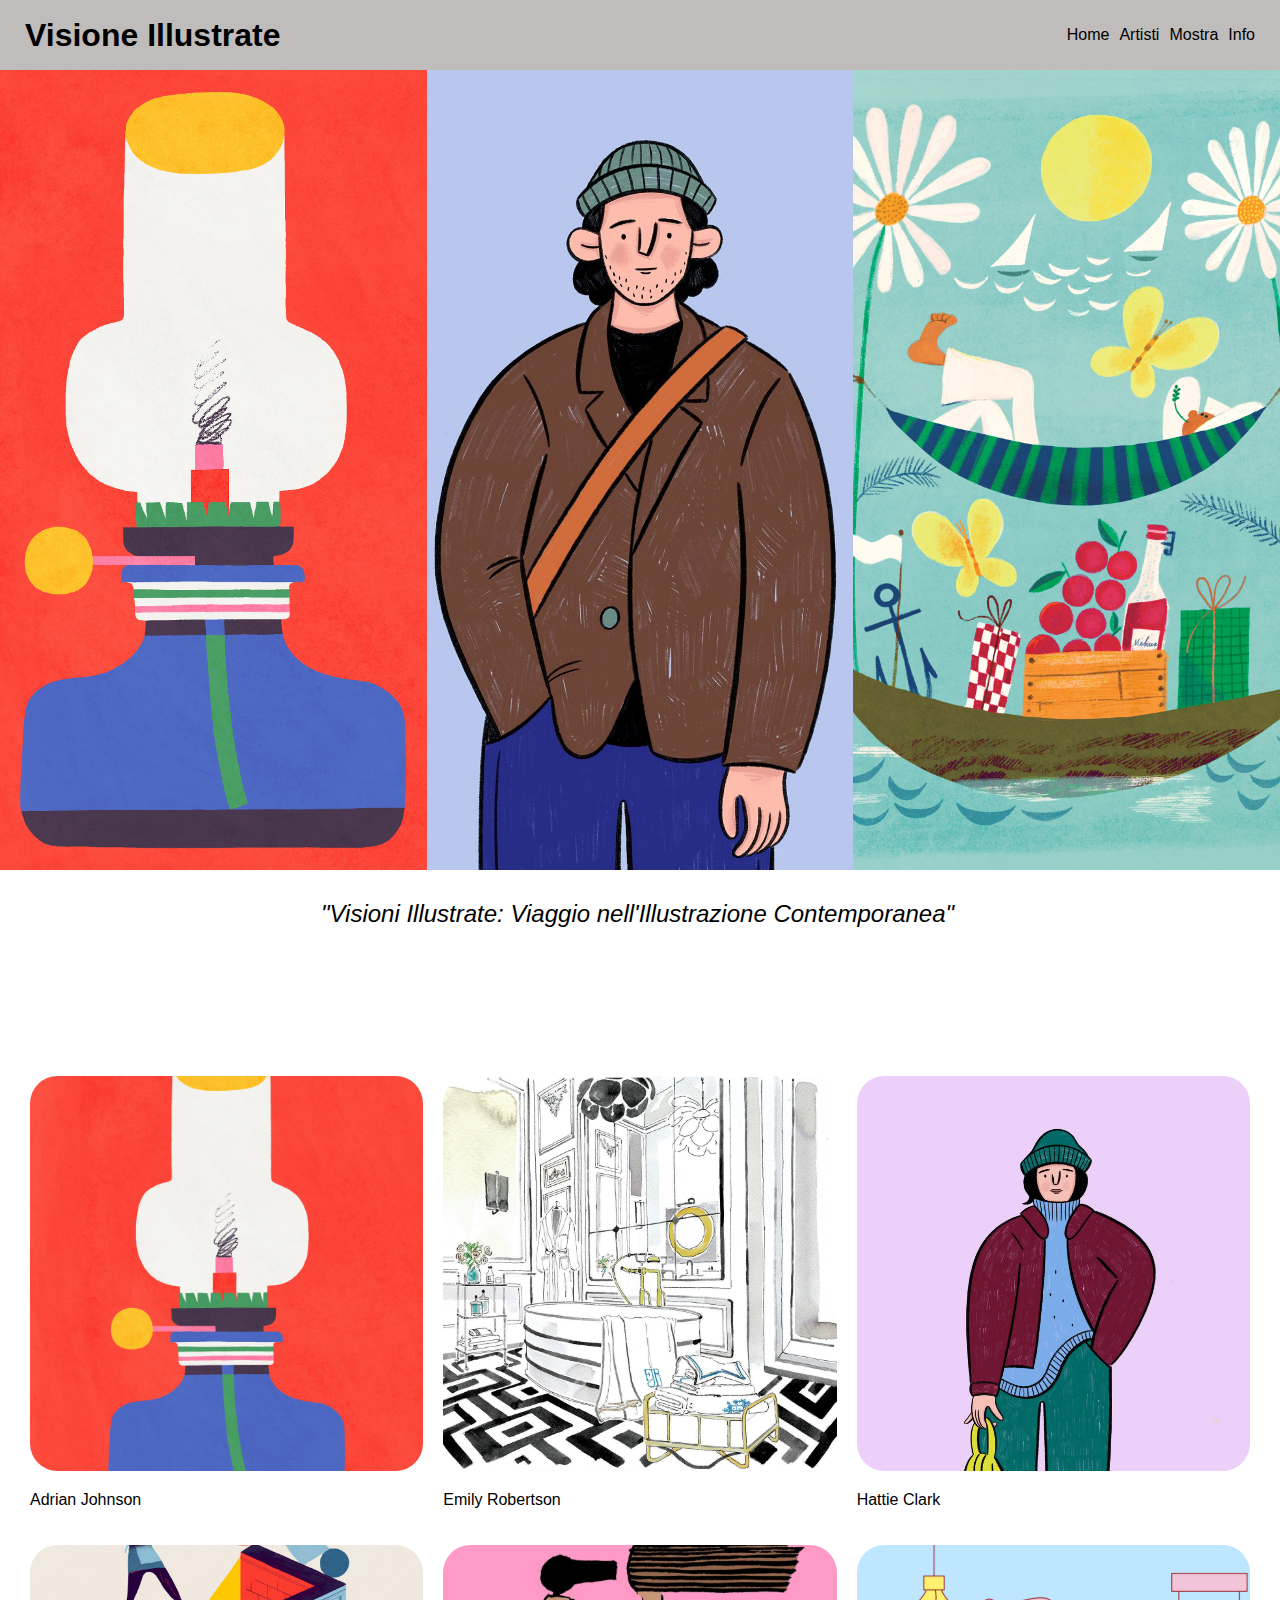
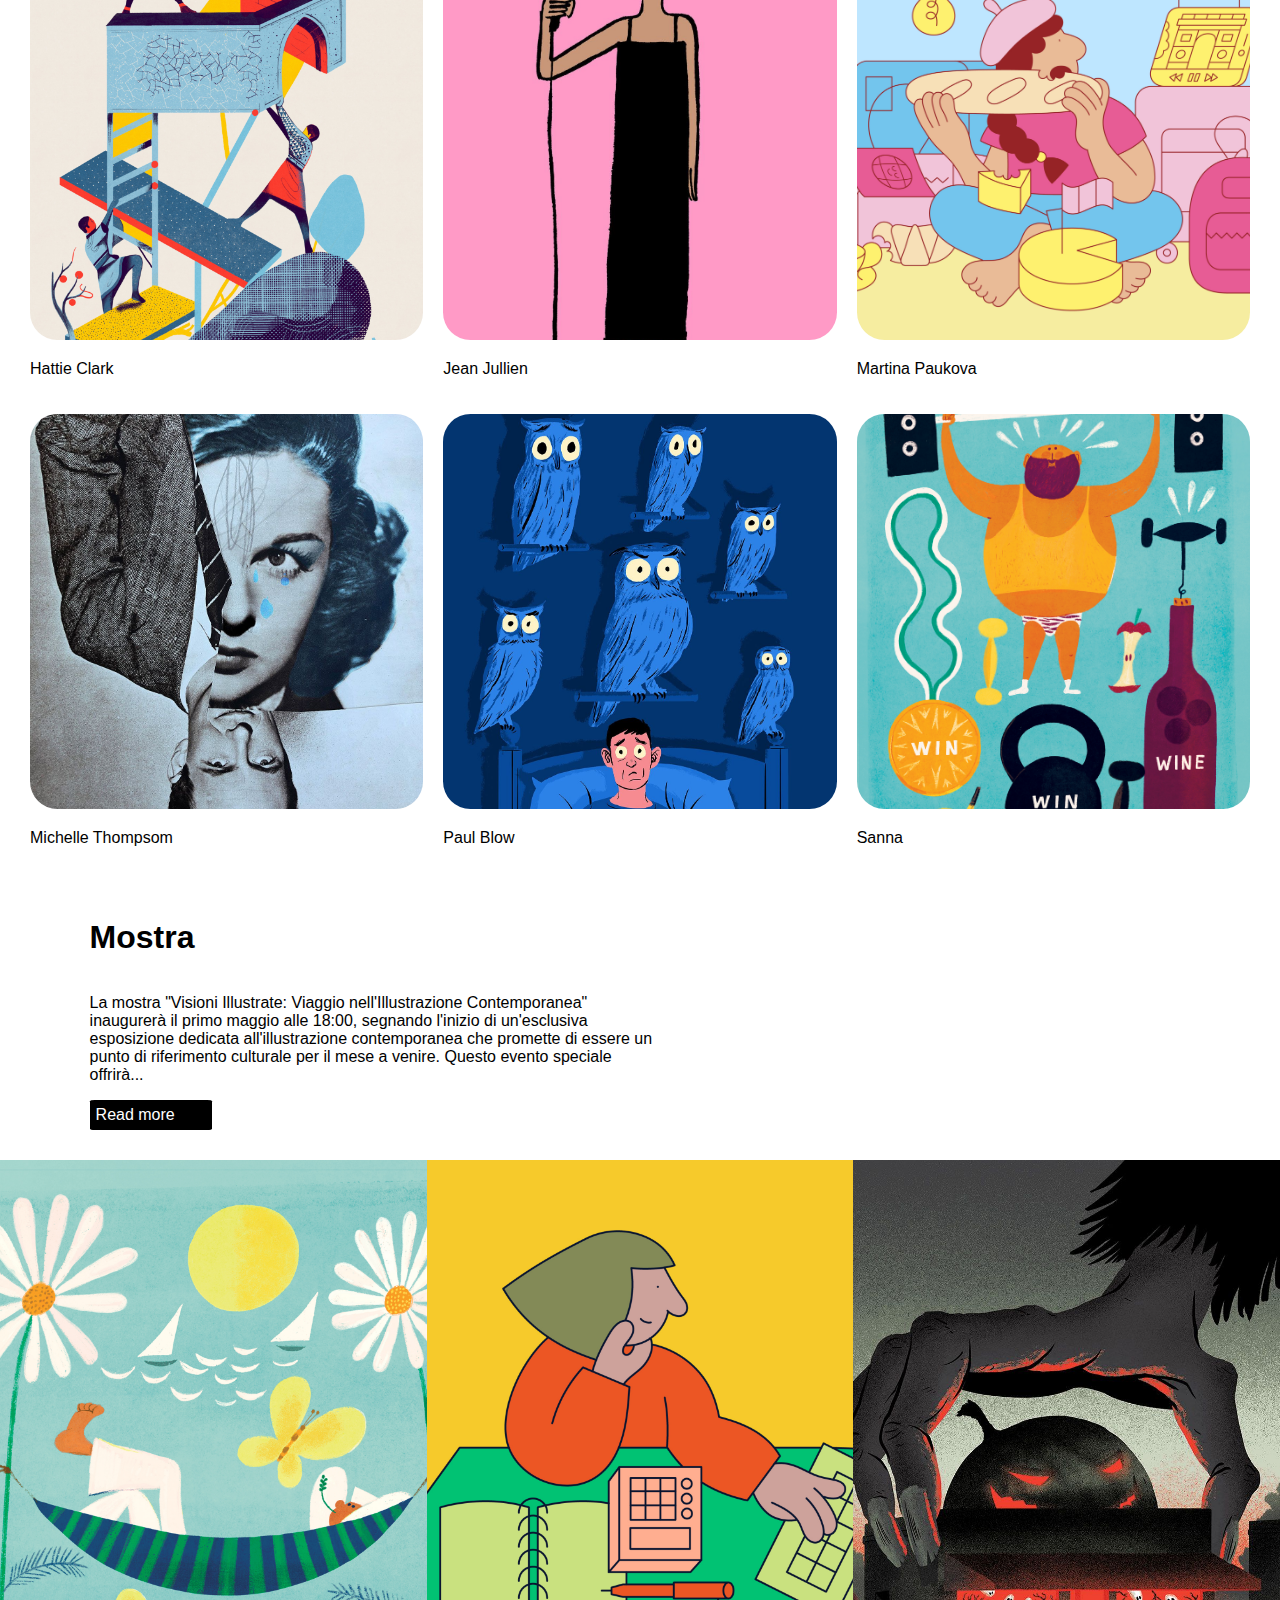
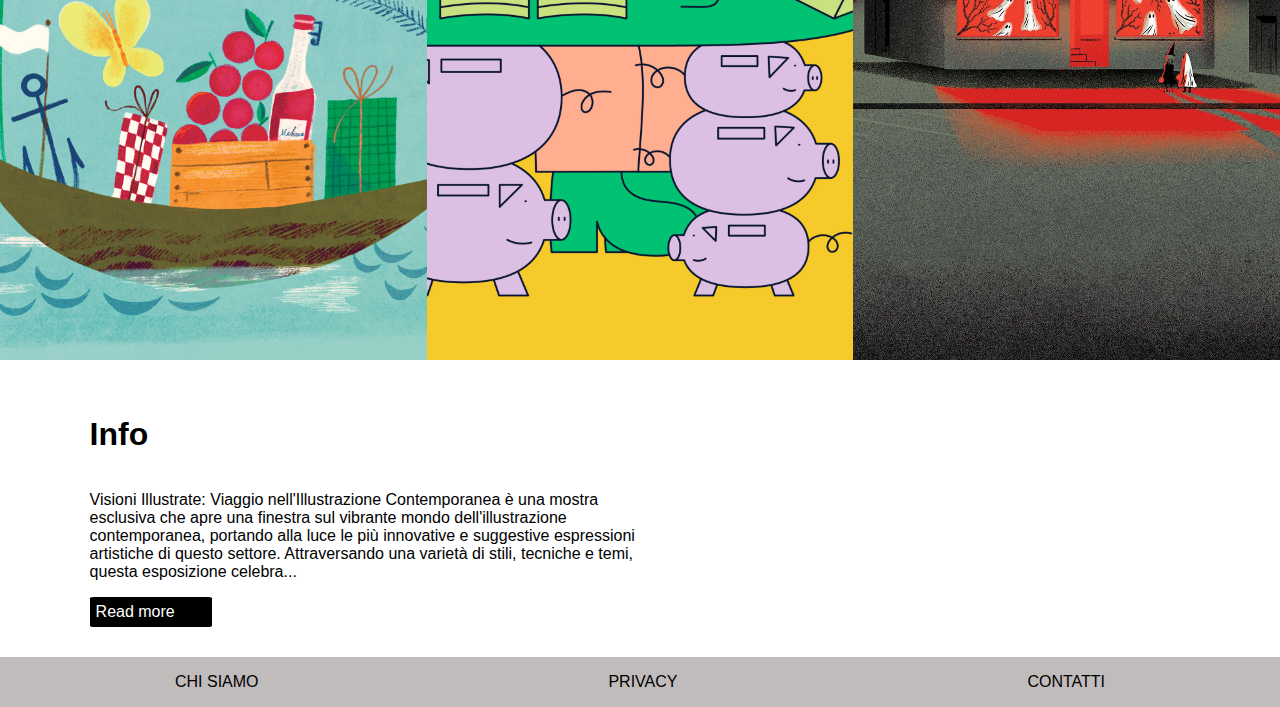
<file: index.html>
<!DOCTYPE html>
<html lang="en">
<head>
    <meta charset="UTF-8">
    <meta name="viewport" content="width=device-width, initial-scale=1.0">
    <title>Document</title>
    <link rel="stylesheet" href="CSS/style.css">
    <link href="https://api.fontshare.com/v2/css?f[]=rowan@700,400&f[]=switzer@700,400&display=swap" rel="stylesheet">
</head>
<body>
    <header> 
        <h1> Visione Illustrate 
        </h1>
<nav>
    <ul>
        <li><a href="index.html"> Home </a></li>
        <li><a href="Artisti.html"> Artisti </a></li>
        <li><a href="Mostra.html"> Mostra </a></li>
        <li><a href="Inf"> Info </a></li>
    </ul>
</nav>
</header>

<section class="Hero">
<img src="ARTISTI/adrian-johnson/AP_Adrian_Johnson_BURNT_OUT_2x.jpg" alt="">
<img src="ARTISTI/hattie-clark/Handsome-Frank-Hattie Clark (1).jpg" alt="">
<img src="ARTISTI/sanna-mander/AP_Sanna_Mander_daydreaming_07_2x.jpg" alt="">
 </section>
  
<h2 class="subtitle">
    "Visioni Illustrate: Viaggio nell'Illustrazione Contemporanea"
</h2>

<section class="grid">
    <div class="card">
        <img src="ARTISTI/adrian-johnson/AP_Adrian_Johnson_BURNT_OUT_2x.jpg" alt="">
        <p>Adrian Johnson</p>
    </div>
    <div class="card">
        <img src="ARTISTI/emily-robertson/Handsome-Frank-Emily Robertson (1).jpg" alt="">
        <p>Emily Robertson</p>
    </div>
    <a href="Hattie Clark.html">
    <div class="card"> 
        <img src="ARTISTI/hattie-clark/Handsome-Frank-Hattie Clark (2).jpg" alt="">
        <p>Hattie Clark</p>
    </div>
</a>
    <div class="card"> 
        <img src="ARTISTI/icinori/AP_Icinori_ARCHEO_1_2x-scaled.jpg" alt="">
        <p>Hattie Clark</p>
    </div>
    <div class="card"> 
        <img src="ARTISTI/jean-jullien/Handsome-Frank-Jean Jullien (1).jpg" alt="">
        <p>Jean Jullien</p>
    </div>
    <div class="card"> 
        <img src="ARTISTI/martina-paukova/AP_Martina_Paukova_AFAR_Magazine-scaled.jpg" alt="">
        <p>Martina Paukova</p>
    </div>
    <a href="Michelle Thompson.html">
    <div class="card"> 
        <img src="ARTISTI/michelle-thompson/Handsome-Frank-Michelle Thompson (1).jpg" alt="">
        <p>Michelle Thompsom</p>
    </div>
</a>
<a href="Paul Blow.html">
    <div class="card"> 
        <img src="ARTISTI/paul-blow/Handsome-Frank-Paul Blow (1).jpg" alt="">
        <p>Paul Blow</p>
    </div>
</a>
    <div class="card"> 
        <img src="ARTISTI/sanna-mander/AP_Sanna_Mander_daydreaming_01_2x.jpg" alt="">
        <p>Sanna</p>
    </div>
    </section>

<section class="blocco"> 
<h1>
    Mostra
</h1>
<p> 
    La mostra "Visioni Illustrate: Viaggio nell'Illustrazione Contemporanea" inaugurerà il primo maggio alle 18:00, segnando l'inizio di un'esclusiva esposizione dedicata all'illustrazione contemporanea che promette di essere un punto di riferimento culturale per il mese a venire. Questo evento speciale offrirà...
</p>
<a href="Mostra.html">
<p class="bottone">
    Read more
</p>
</a>
</section>

<section class="Hero">
    <img src="ARTISTI/sanna-mander/AP_Sanna_Mander_daydreaming_07_2x.jpg" alt="">
    <img src="ARTISTI/martina-paukova/AP_Martina_Paukova_Courier_Magazine_2-scaled.jpg" alt="">
    <img src="ARTISTI/paul-blow/Handsome-Frank-Paul Blow (4).jpg" alt="">
</section>

<section class="blocco"> 
<h1> 
    Info
</h1>
<p> 
    Visioni Illustrate: Viaggio nell'Illustrazione Contemporanea è una mostra esclusiva che apre una finestra sul vibrante mondo dell'illustrazione contemporanea, portando alla luce le più innovative e suggestive espressioni artistiche di questo settore. Attraversando una varietà di stili, tecniche e temi, questa esposizione celebra...
</p>
<a href="Info.html">
<p class="bottone">
    Read more
</p>
</a>
</section>

<footer>
<section class="wup">
    <p>
        CHI SIAMO
    </p>
    <p>
        PRIVACY
    </p>
    <p>
        CONTATTI
    </p>
</section>
</footer>

</body>
</html>
</file>
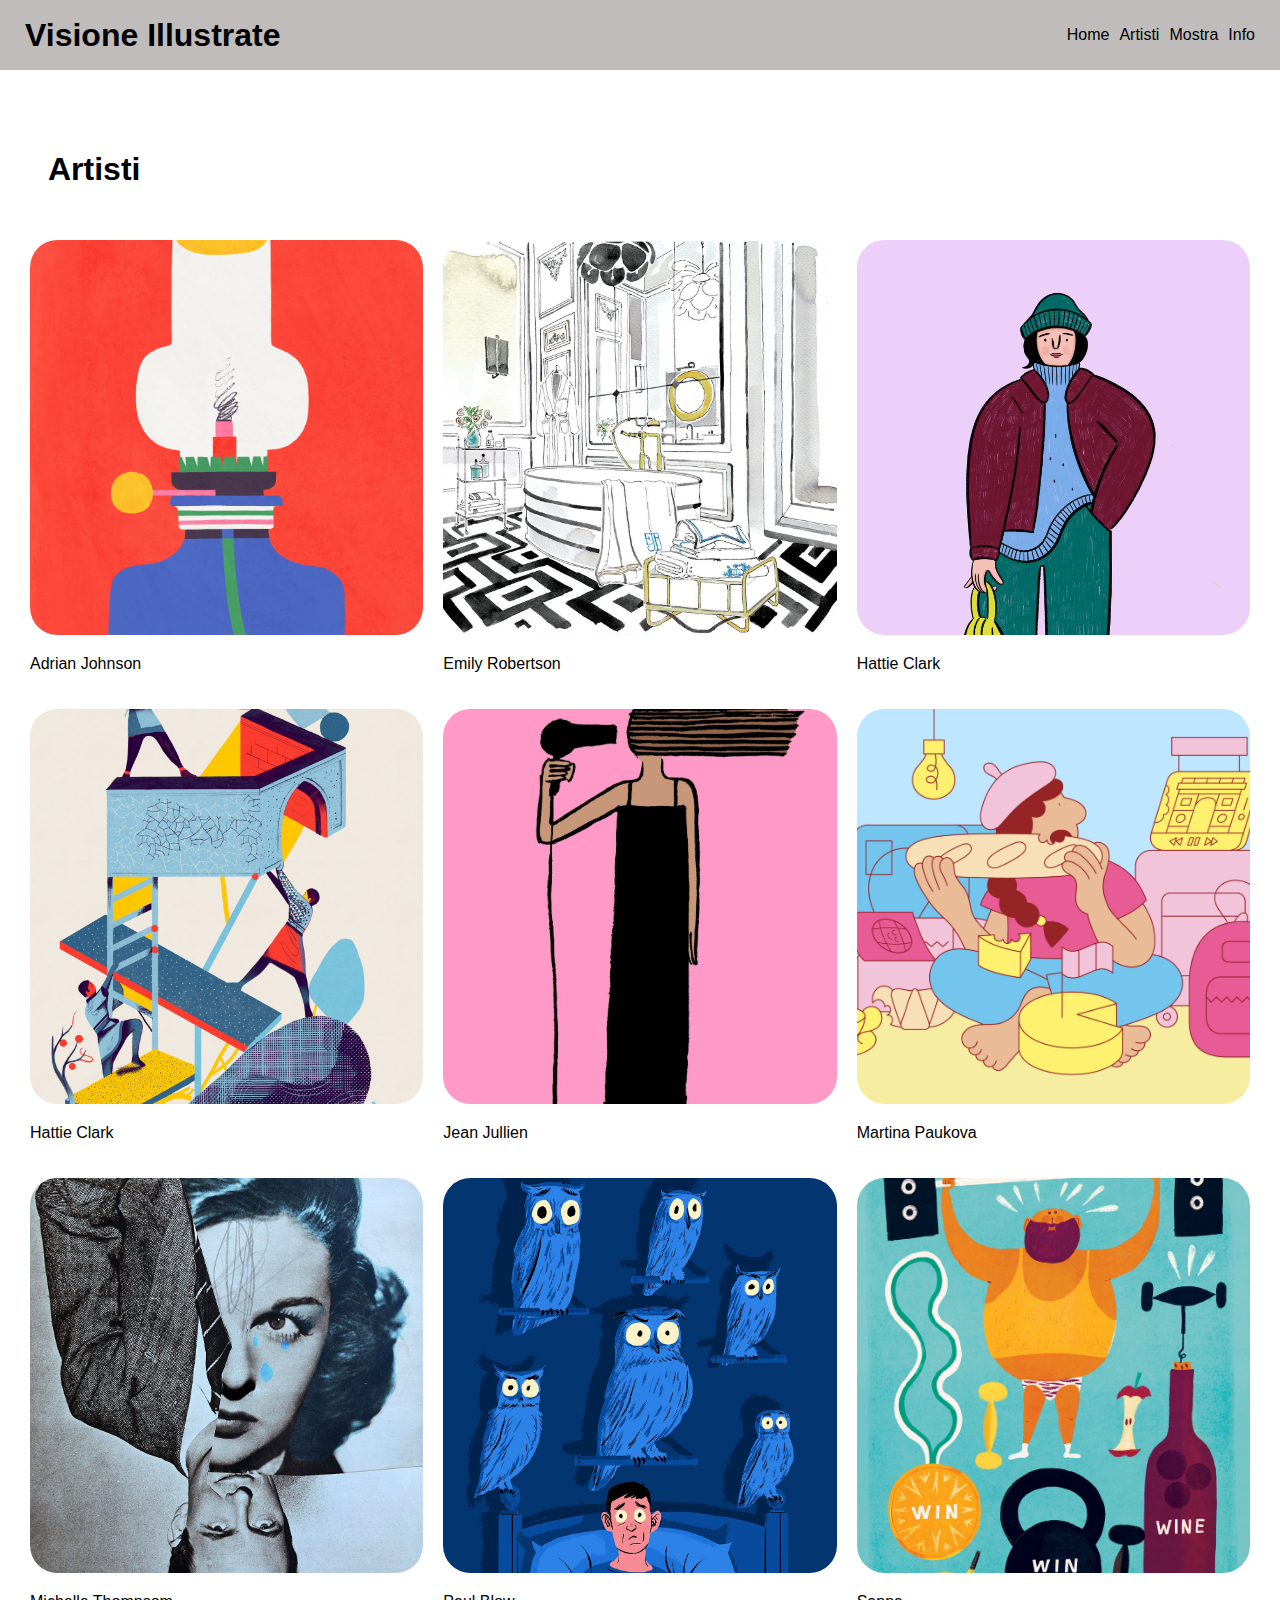
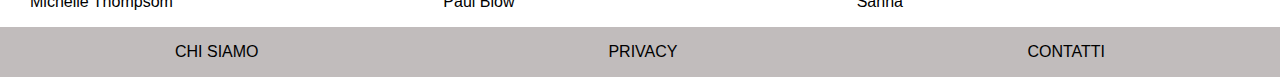
<file: Artisti.html>
<!DOCTYPE html>
<html lang="en">
<head>
    <meta charset="UTF-8">
    <meta name="viewport" content="width=device-width, initial-scale=1.0">
    <title>Document</title>
</head><link rel="stylesheet" href="CSS/style.css">
<link href="https://api.fontshare.com/v2/css?f[]=rowan@700,400&f[]=switzer@700,400&display=swap" rel="stylesheet">
<body>
    <header> 
        <h1> Visione Illustrate 
        </h1>
<nav>
    <ul>
        <li><a href="index.html"> Home </a></li>
        <li><a href="Artisti.html"> Artisti </a></li>
        <li><a href="Mostra.html"> Mostra </a></li>
        <li><a href="Info.html"> Info </a></li>
    </ul>
</nav>
</header>

<h1 class="artisti">
    Artisti
</h1>

<section class="grid">
<div class="card">
    <img src="ARTISTI/adrian-johnson/AP_Adrian_Johnson_BURNT_OUT_2x.jpg" alt="">
    <p>Adrian Johnson</p>
</div>
<div class="card">
    <img src="ARTISTI/emily-robertson/Handsome-Frank-Emily Robertson (1).jpg" alt="">
    <p>Emily Robertson</p>
</div>
<div class="card"> 
    <img src="ARTISTI/hattie-clark/Handsome-Frank-Hattie Clark (2).jpg" alt="">
    <p>Hattie Clark</p>
</div>
<div class="card"> 
    <img src="ARTISTI/icinori/AP_Icinori_ARCHEO_1_2x-scaled.jpg" alt="">
    <p>Hattie Clark</p>
</div>
<div class="card"> 
    <img src="ARTISTI/jean-jullien/Handsome-Frank-Jean Jullien (1).jpg" alt="">
    <p>Jean Jullien</p>
</div>
<div class="card"> 
    <img src="ARTISTI/martina-paukova/AP_Martina_Paukova_AFAR_Magazine-scaled.jpg" alt="">
    <p>Martina Paukova</p>
</div>
<div class="card"> 
    <img src="ARTISTI/michelle-thompson/Handsome-Frank-Michelle Thompson (1).jpg" alt="">
    <p>Michelle Thompsom</p>
</div>
<div class="card"> 
    <img src="ARTISTI/paul-blow/Handsome-Frank-Paul Blow (1).jpg" alt="">
    <p>Paul Blow</p>
</div>
<div class="card"> 
    <img src="ARTISTI/sanna-mander/AP_Sanna_Mander_daydreaming_01_2x.jpg" alt="">
    <p>Sanna</p>
</div>
</section>

<footer>
    <section class="wup">
        <p>
            CHI SIAMO
        </p>
        <p>
            PRIVACY
        </p>
        <p>
            CONTATTI
        </p>
    </section>
    </footer>

    
</body>
</html>
</file>
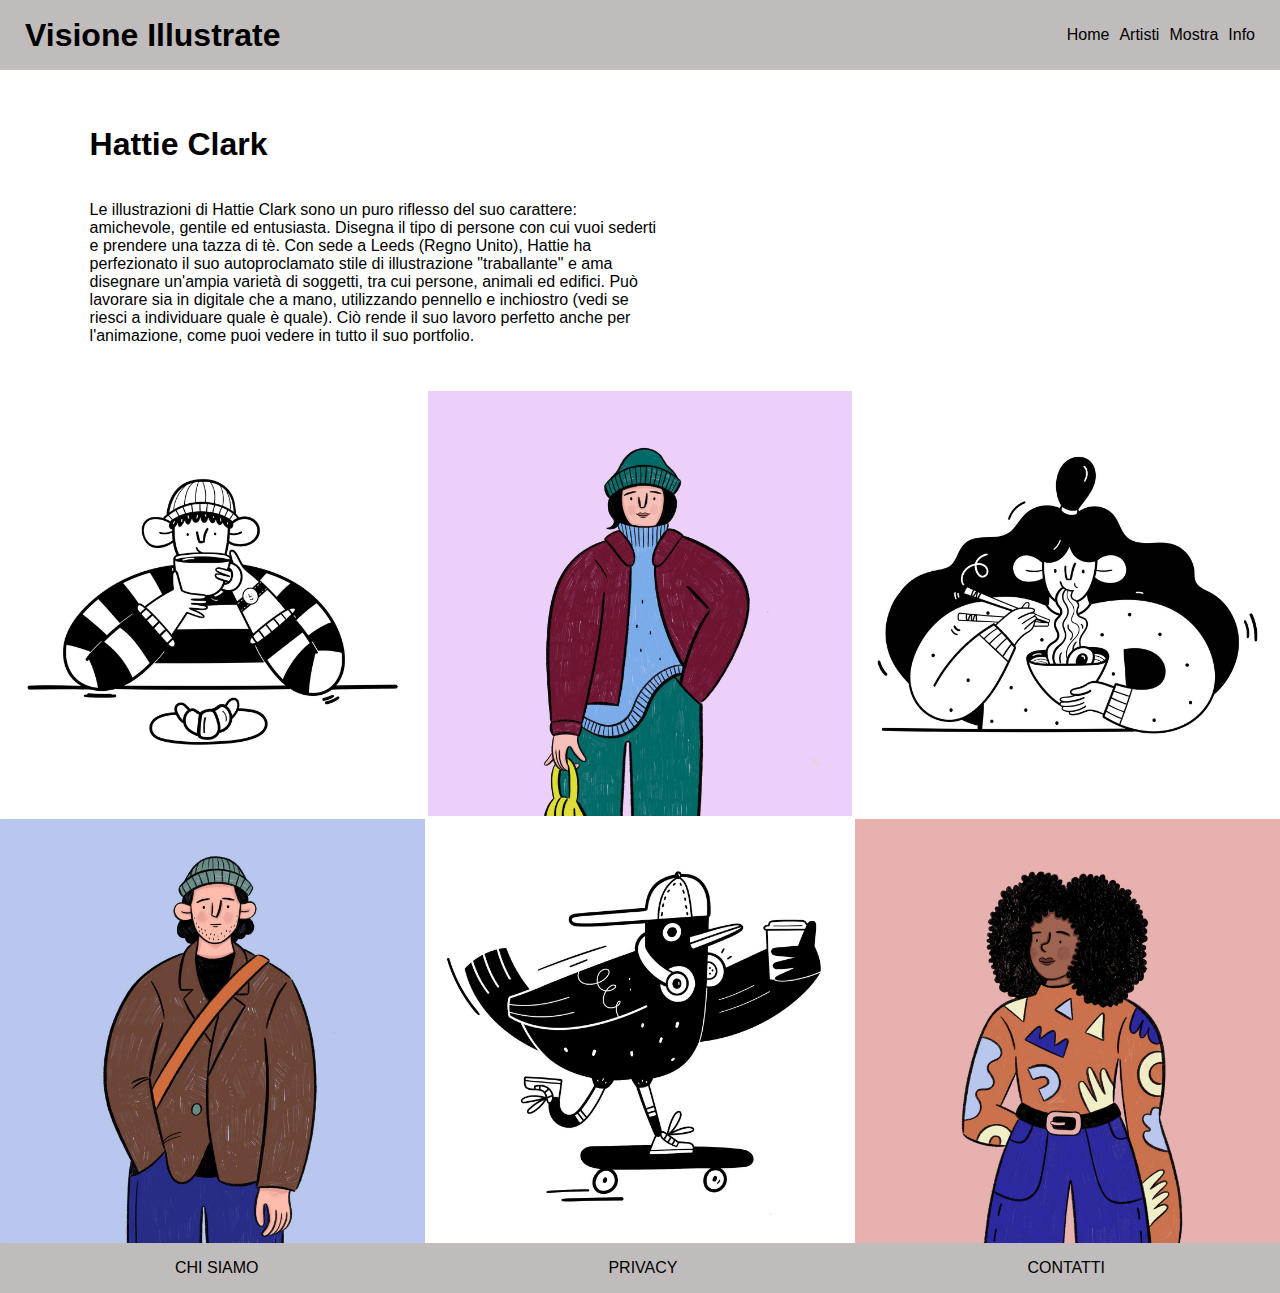
<file: Hattie Clark.html>
<!DOCTYPE html>
<html lang="en">
<head>
    <meta charset="UTF-8">
    <meta name="viewport" content="width=device-width, initial-scale=1.0">
    <title>Document</title>
    <link rel="stylesheet" href="CSS/style.css">
    <link href="https://api.fontshare.com/v2/css?f[]=rowan@700,400&f[]=switzer@700,400&display=swap" rel="stylesheet">
</head>
<body>
    <header> 
        <h1> Visione Illustrate 
        </h1>
<nav>
    <ul>
        <li><a href="index.html"> Home </a></li>
        <li><a href="Artisti.html"> Artisti </a></li>
        <li><a href="Mostra.html"> Mostra </a></li>
        <li><a href="Info.html"> Info </a></li>
    </ul>
</nav>
</header>
<main>
<section class="blocco"> 
    <h1>
        Hattie Clark
    </h1>
    <p> 
        Le illustrazioni di Hattie Clark sono un puro riflesso del suo carattere: amichevole, gentile ed entusiasta. Disegna il tipo di persone con cui vuoi sederti e prendere una tazza di tè. Con sede a Leeds (Regno Unito), Hattie ha perfezionato il suo autoproclamato stile di illustrazione "traballante" e ama disegnare un'ampia varietà di soggetti, tra cui persone, animali ed edifici. Può lavorare sia in digitale che a mano, utilizzando pennello e inchiostro (vedi se riesci a individuare quale è quale). Ciò rende il suo lavoro perfetto anche per l'animazione, come puoi vedere in tutto il suo portfolio.
    </p>
</section>

<section class="gallery">
    <img src="ARTISTI/hattie-clark/Handsome-Frank-Hattie Clark (7).jpg" alt="">
    <img src="ARTISTI/hattie-clark/Handsome-Frank-Hattie Clark (2).jpg" alt="">
    <img src="ARTISTI/hattie-clark/Handsome-Frank-Hattie Clark (8).jpg" alt="">
    <img src="ARTISTI/hattie-clark/Handsome-Frank-Hattie Clark (1).jpg" alt="">
    <img src="ARTISTI/hattie-clark/Handsome-Frank-Hattie Clark (6).jpg" alt="">
    <img src="ARTISTI/hattie-clark/Handsome-Frank-Hattie Clark.jpg" alt="">
</section>
</main>

<footer>
    <section class="wup">
        <p>
            CHI SIAMO
        </p>
        <p>
            PRIVACY
        </p>
        <p>
            CONTATTI
        </p>
    </section>
    </footer>

    
</body>
</html>
</file>
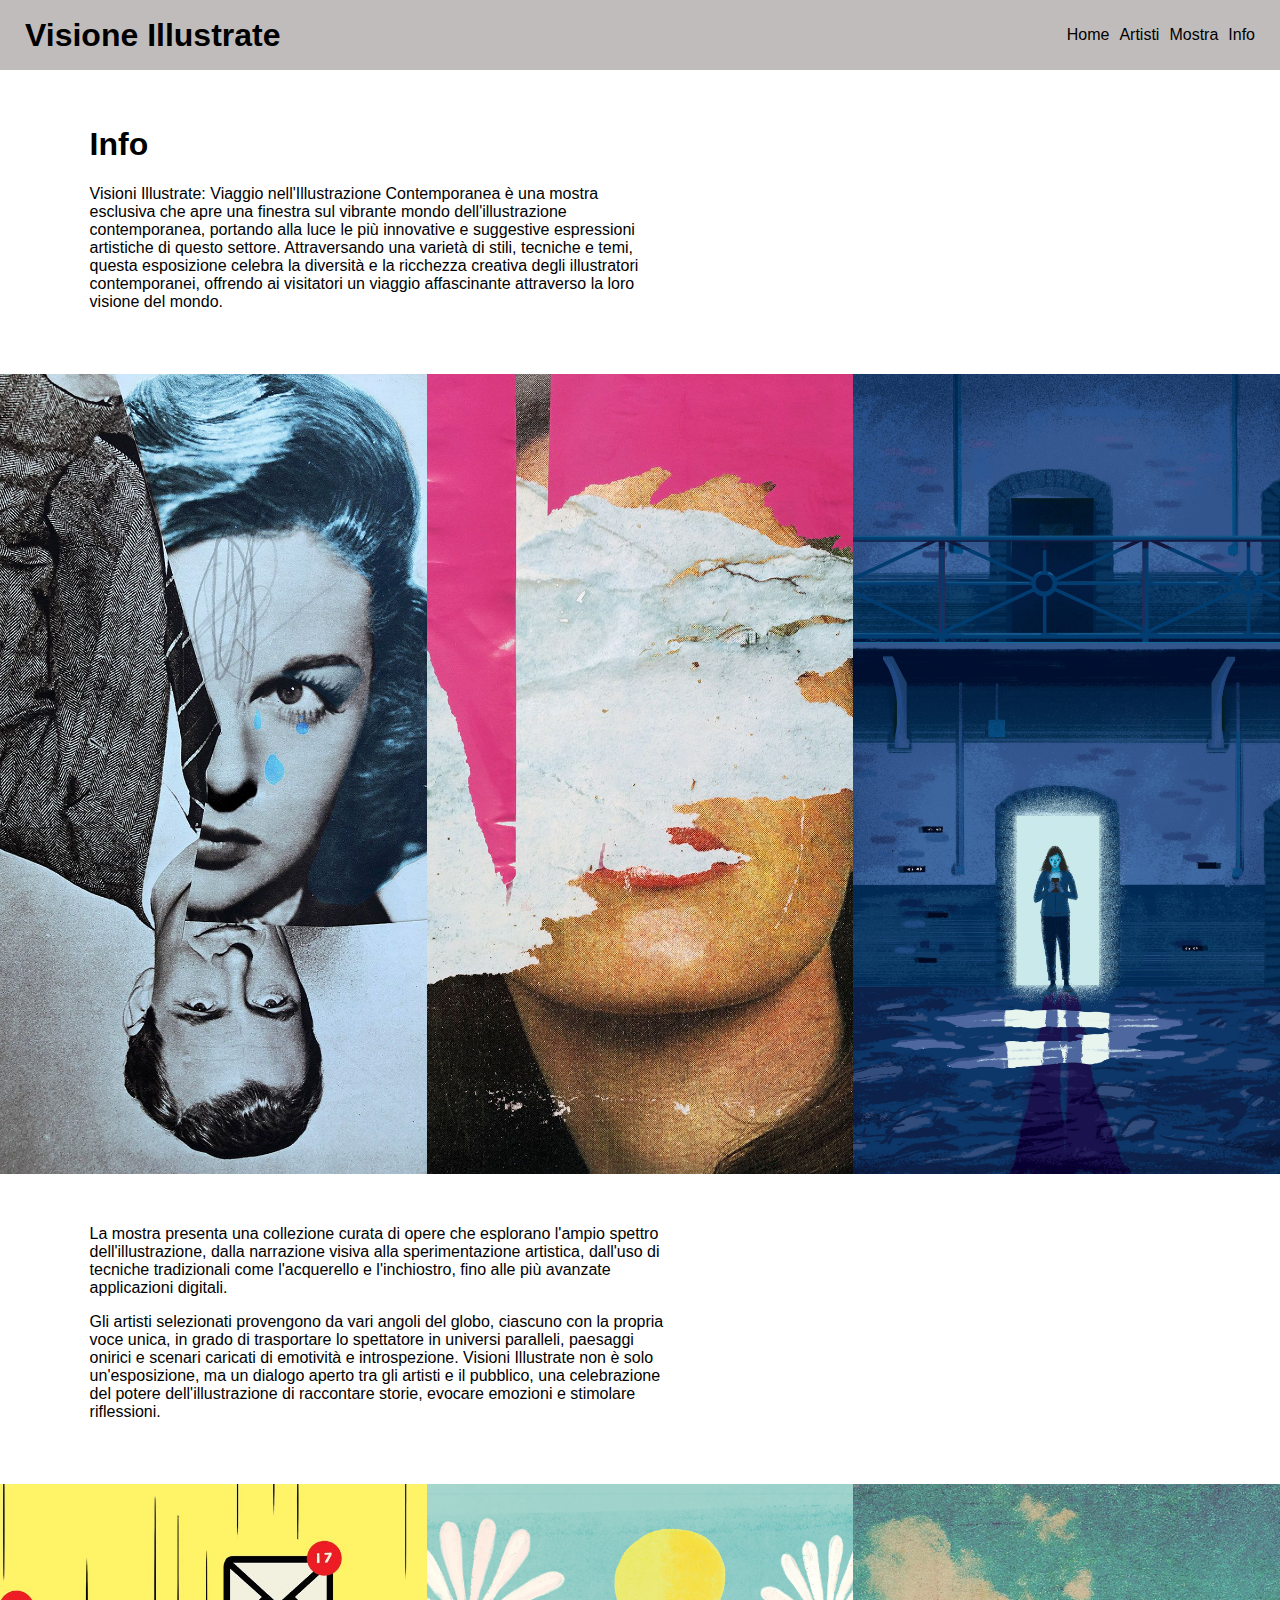
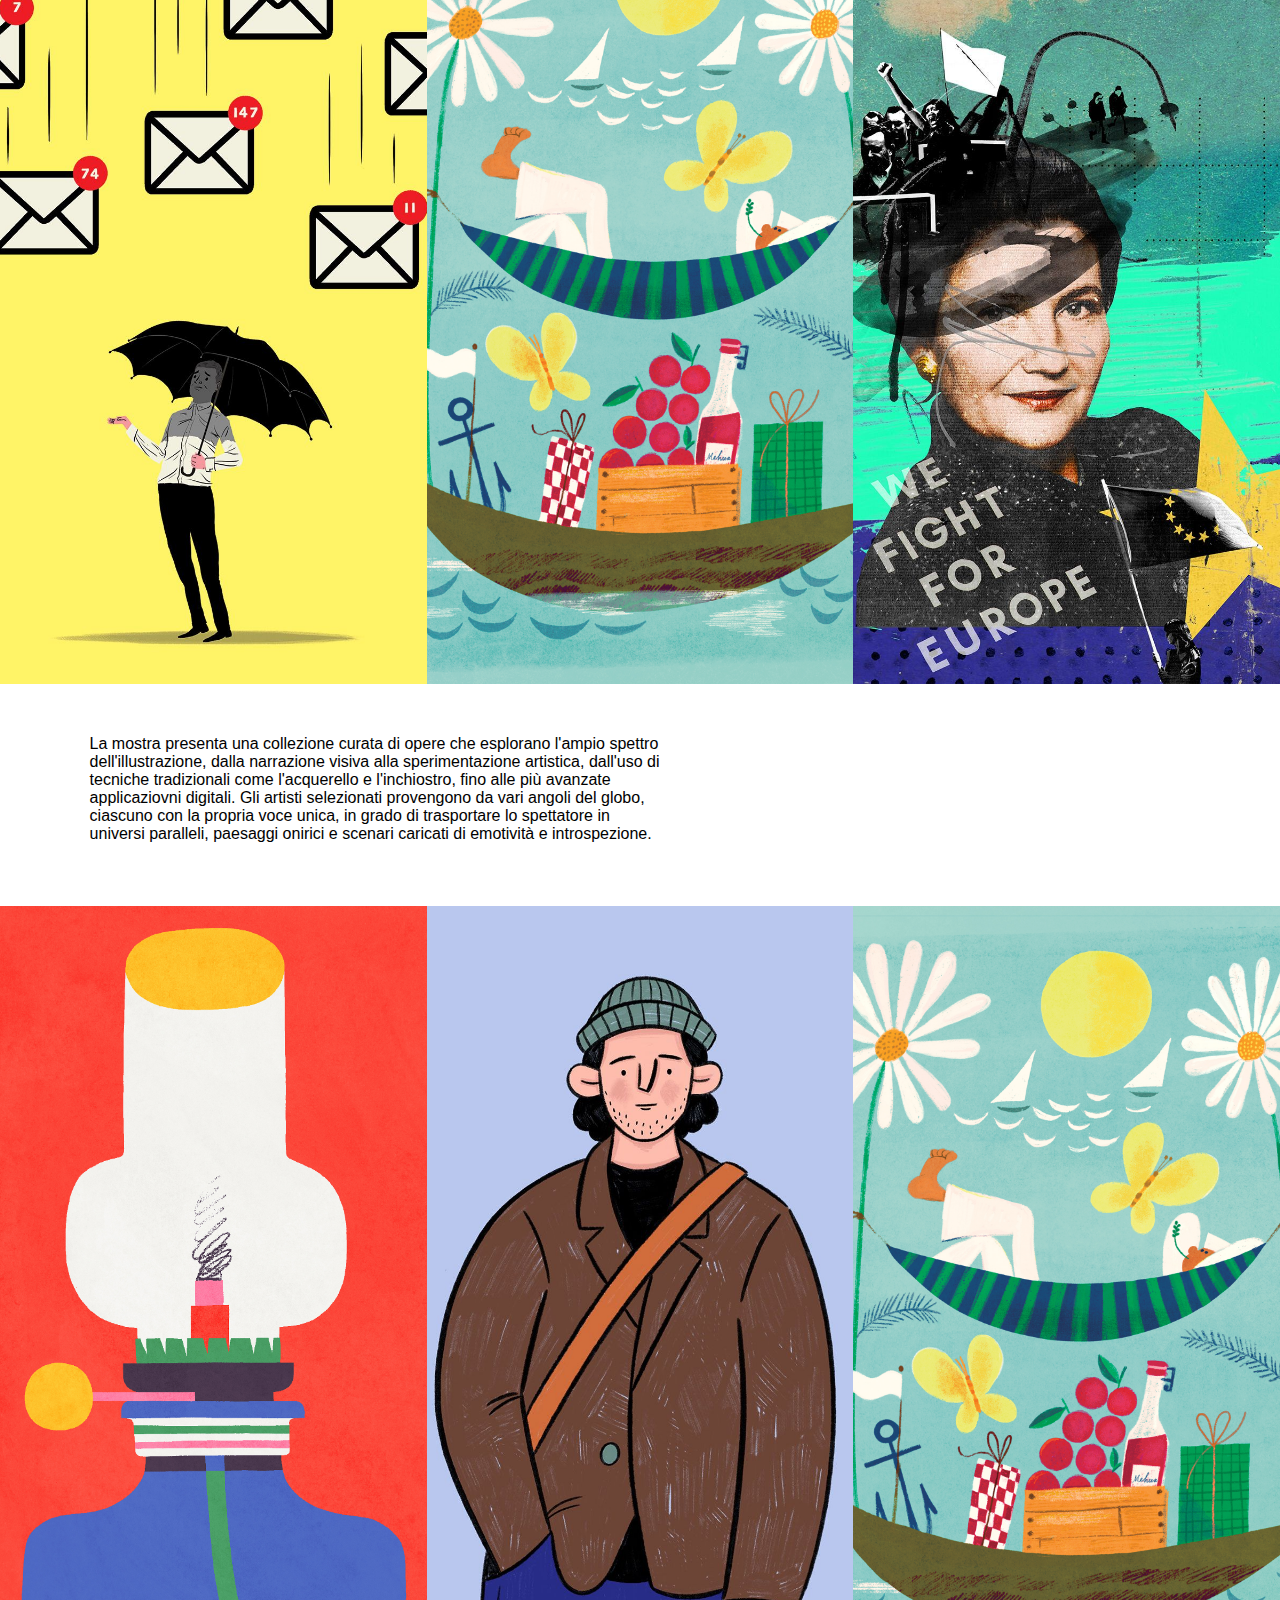
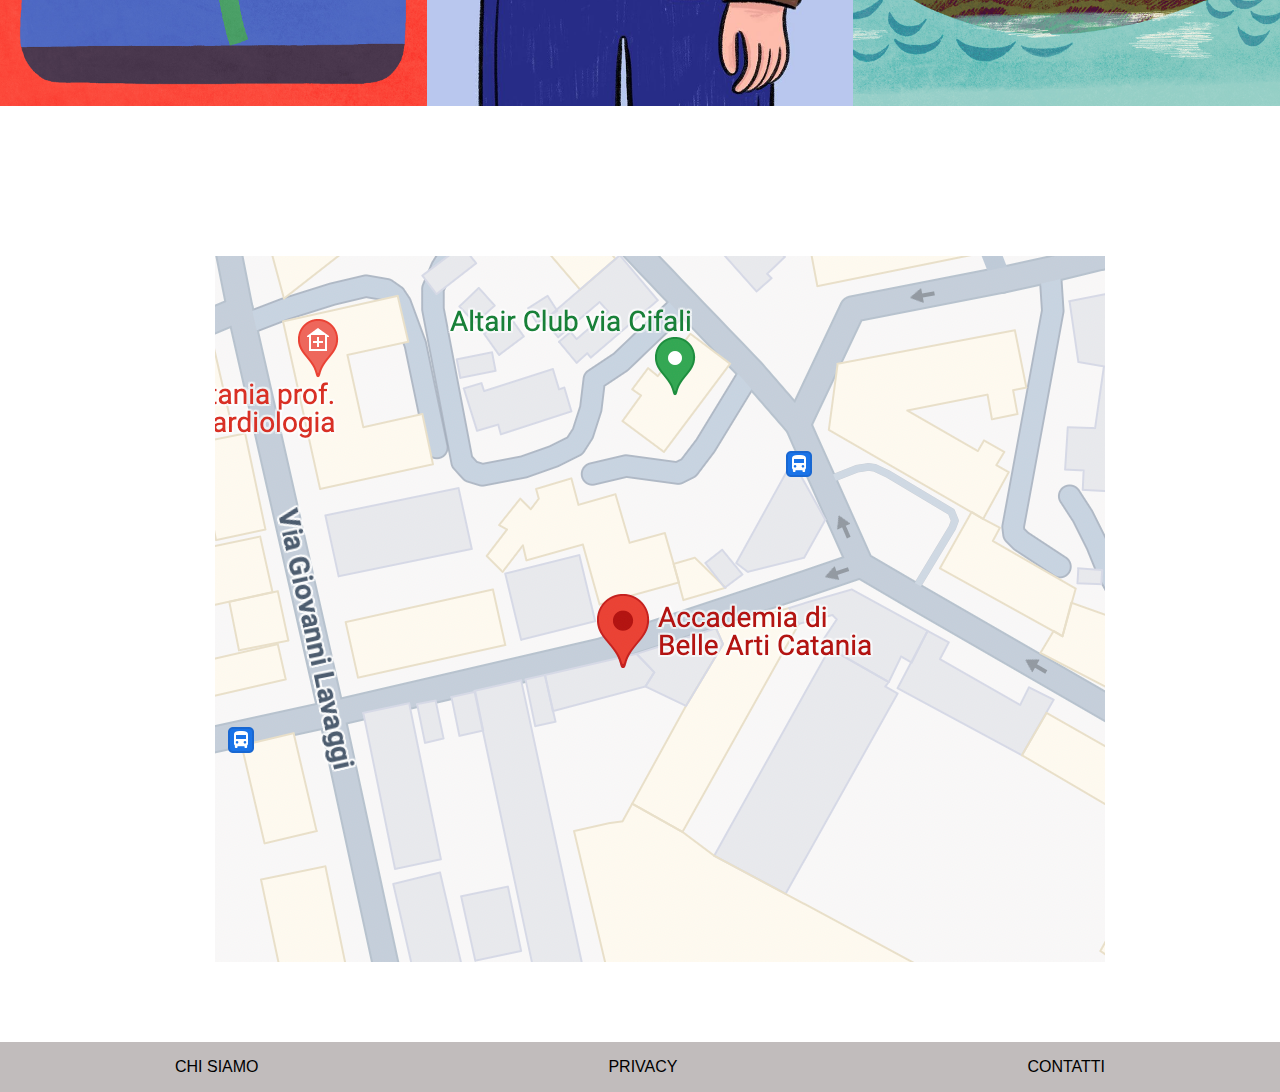
<file: Info.html>
<!DOCTYPE html>
<html lang="en">
<head>
    <meta charset="UTF-8">
    <meta name="viewport" content="width=device-width, initial-scale=1.0">
    <title>Document</title>
    <link rel="stylesheet" href="CSS/style.css">
    <link href="https://api.fontshare.com/v2/css?f[]=rowan@700,400&f[]=switzer@700,400&display=swap" rel="stylesheet">
</head>

<body>
</head>
<body>
    <header> 
        <h1> Visione Illustrate 
        </h1>
<nav>
    <ul>
        <li><a href="index.html"> Home </a></li>
        <li><a href="Artisti.html"> Artisti </a></li>
        <li><a href="Mostra.html"> Mostra </a></li>
        <li><a href="Info.html"> Info </a></li>
    </ul>
</nav>
</header>

<main>
    <section class="blocco2"> 
        <h1>
            Info
        </h1>
        <p> 
            Visioni Illustrate: Viaggio nell'Illustrazione Contemporanea è una mostra esclusiva che apre una finestra sul vibrante mondo dell'illustrazione contemporanea, portando alla luce le più innovative e suggestive espressioni artistiche di questo settore. Attraversando una varietà di stili, tecniche e temi, questa esposizione celebra la diversità e la ricchezza creativa degli illustratori contemporanei, offrendo ai visitatori un viaggio affascinante attraverso la loro visione del mondo.
        </p>
    </section>

 <section class="Hero">
        <img src="ARTISTI/michelle-thompson/Handsome-Frank-Michelle Thompson (1).jpg" alt="">
        <img src="ARTISTI/michelle-thompson/Handsome-Frank-Michelle Thompson.jpg" alt="">
        <img src="ARTISTI/paul-blow/Handsome-Frank-Paul Blow (2).jpg" alt="">
         </section>

<main>
        <section class="blocco2"> 
                <p>
                    La mostra presenta una collezione curata di opere che esplorano l'ampio spettro dell'illustrazione, dalla narrazione visiva alla sperimentazione artistica, dall'uso di tecniche tradizionali come l'acquerello e l'inchiostro, fino alle più avanzate applicazioni digitali.
                </p>
                <p> 
                    Gli artisti selezionati provengono da vari angoli del globo, ciascuno con la propria voce unica, in grado di trasportare lo spettatore in universi paralleli, paesaggi onirici e scenari caricati di emotività e introspezione.
Visioni Illustrate non è solo un'esposizione, ma un dialogo aperto tra gli artisti e il pubblico, una celebrazione del potere dell'illustrazione di raccontare storie, evocare emozioni e stimolare riflessioni.
                </p>
            </section>

 <section class="Hero">
                <img src="ARTISTI/paul-blow/Handsome-Frank-Paul Blow.jpg" alt="">
                <img src="ARTISTI/sanna-mander/AP_Sanna_Mander_daydreaming_07_2x.jpg" alt="">
                <img src="ARTISTI/michelle-thompson/Handsome-Frank-Michelle Thompson (10).jpg" alt="">
                 </section>

        <main>
            <section class="blocco2"> 
                  <p>
                    La mostra presenta una collezione curata di opere che esplorano l'ampio spettro dell'illustrazione, dalla narrazione visiva alla sperimentazione artistica, dall'uso di tecniche tradizionali come l'acquerello e l'inchiostro, fino alle più avanzate applicaziovni digitali. Gli artisti selezionati provengono da vari angoli del globo, ciascuno con la propria voce unica, in grado di trasportare lo spettatore in universi paralleli, paesaggi onirici e scenari caricati di emotività e introspezione.
                    </p>
                 </section>

                 <section class="Hero">
                    <img src="ARTISTI/adrian-johnson/AP_Adrian_Johnson_BURNT_OUT_2x.jpg" alt="">
                    <img src="ARTISTI/hattie-clark/Handsome-Frank-Hattie Clark (1).jpg" alt="">
                    <img src="ARTISTI/sanna-mander/AP_Sanna_Mander_daydreaming_07_2x.jpg" alt="">
                     </section>

<section class="mappa">              
    <img src="ARTISTI/Schermata 2024-04-21 alle 16.54.47.png" alt="">
</section>

<footer>
    <section class="wup">
        <p>
            CHI SIAMO
        </p>
        <p>
            PRIVACY
        </p>
        <p>
            CONTATTI
        </p>
    </section>
    </footer>

    
</body>
</html>
</file>
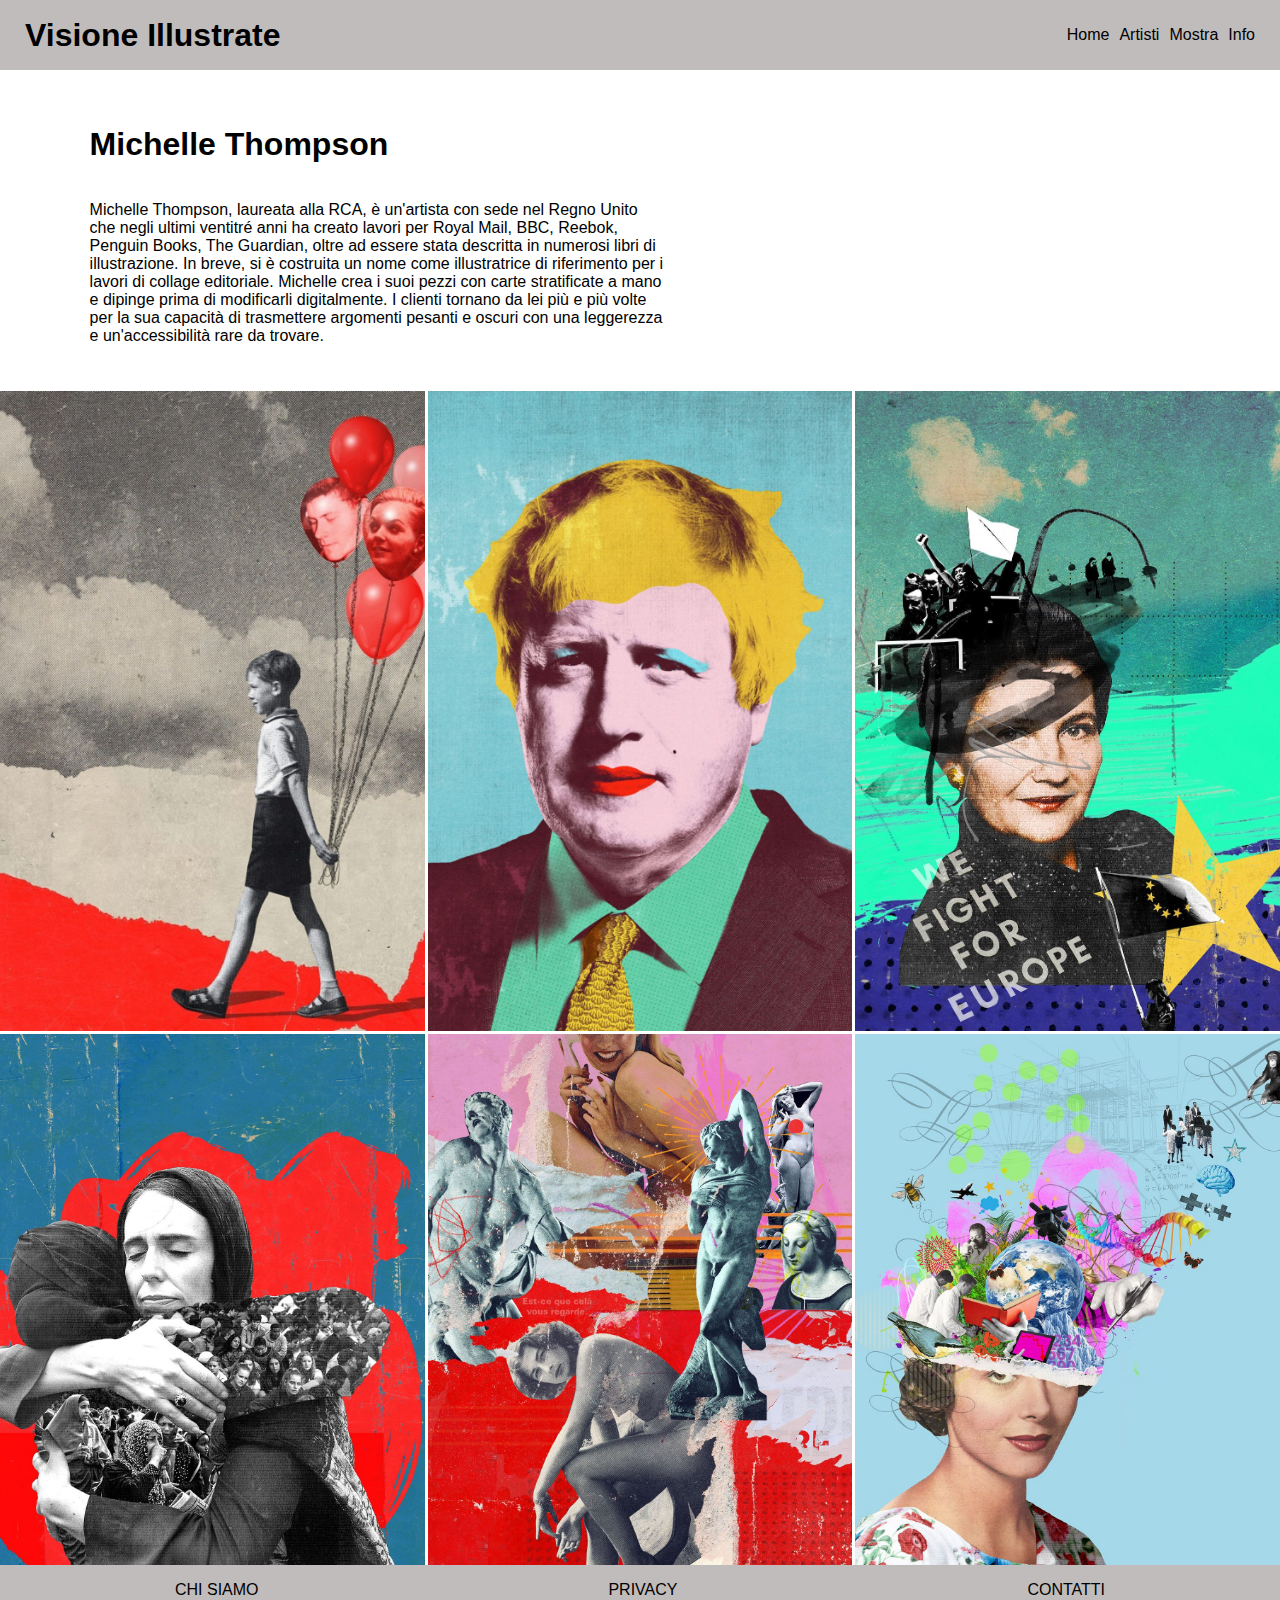
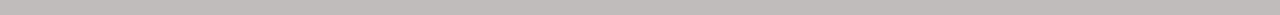
<file: Michelle Thompson.html>
<!DOCTYPE html>
<html lang="en">
<head>
    <meta charset="UTF-8">
    <meta name="viewport" content="width=device-width, initial-scale=1.0">
    <title>Document</title>
    <link rel="stylesheet" href="CSS/style.css">
    <link href="https://api.fontshare.com/v2/css?f[]=rowan@700,400&f[]=switzer@700,400&display=swap" rel="stylesheet">
</head>
<body>
    <header> 
        <h1> Visione Illustrate 
        </h1>
<nav>
    <ul>
        <li><a href="index.html"> Home </a></li>
        <li><a href="Artisti.html"> Artisti </a></li>
        <li><a href="Mostra.html"> Mostra </a></li>
        <li><a href="index.html"> Info </a></li>
    </ul>
</nav>
</header>
<main>
<section class="blocco"> 
    <h1>
        Michelle Thompson
    </h1>
    <p> 
        Michelle Thompson, laureata alla RCA, è un'artista con sede nel Regno Unito che negli ultimi ventitré anni ha creato lavori per Royal Mail, BBC, Reebok, Penguin Books, The Guardian, oltre ad essere stata descritta in numerosi libri di illustrazione. In breve, si è costruita un nome come illustratrice di riferimento per i lavori di collage editoriale. Michelle crea i suoi pezzi con carte stratificate a mano e dipinge prima di modificarli digitalmente. I clienti tornano da lei più e più volte per la sua capacità di trasmettere argomenti pesanti e oscuri con una leggerezza e un'accessibilità rare da trovare.
    </p>
</section>

<section class="gallery">
    <img src="ARTISTI/michelle-thompson/Handsome-Frank-Michelle Thompson (7).jpg" alt="">
    <img src="ARTISTI/michelle-thompson/Handsome-Frank-Michelle Thompson (5).jpg" alt="">
    <img src="ARTISTI/michelle-thompson/Handsome-Frank-Michelle Thompson (10).jpg" alt="">
    <img src="ARTISTI/michelle-thompson/Handsome-Frank-Michelle Thompson (8).jpg" alt="">
    <img src="ARTISTI/michelle-thompson/Handsome-Frank-Michelle Thompson (4).jpg" alt="">
    <img src="ARTISTI/michelle-thompson/Handsome-Frank-Michelle Thompson (3).jpg" alt="">
</section>
</main>

<footer>
    <section class="wup">
        <p>
            CHI SIAMO
        </p>
        <p>
            PRIVACY
        </p>
        <p>
            CONTATTI
        </p>
    </section>
    </footer>

    
</body>
</html>
</file>
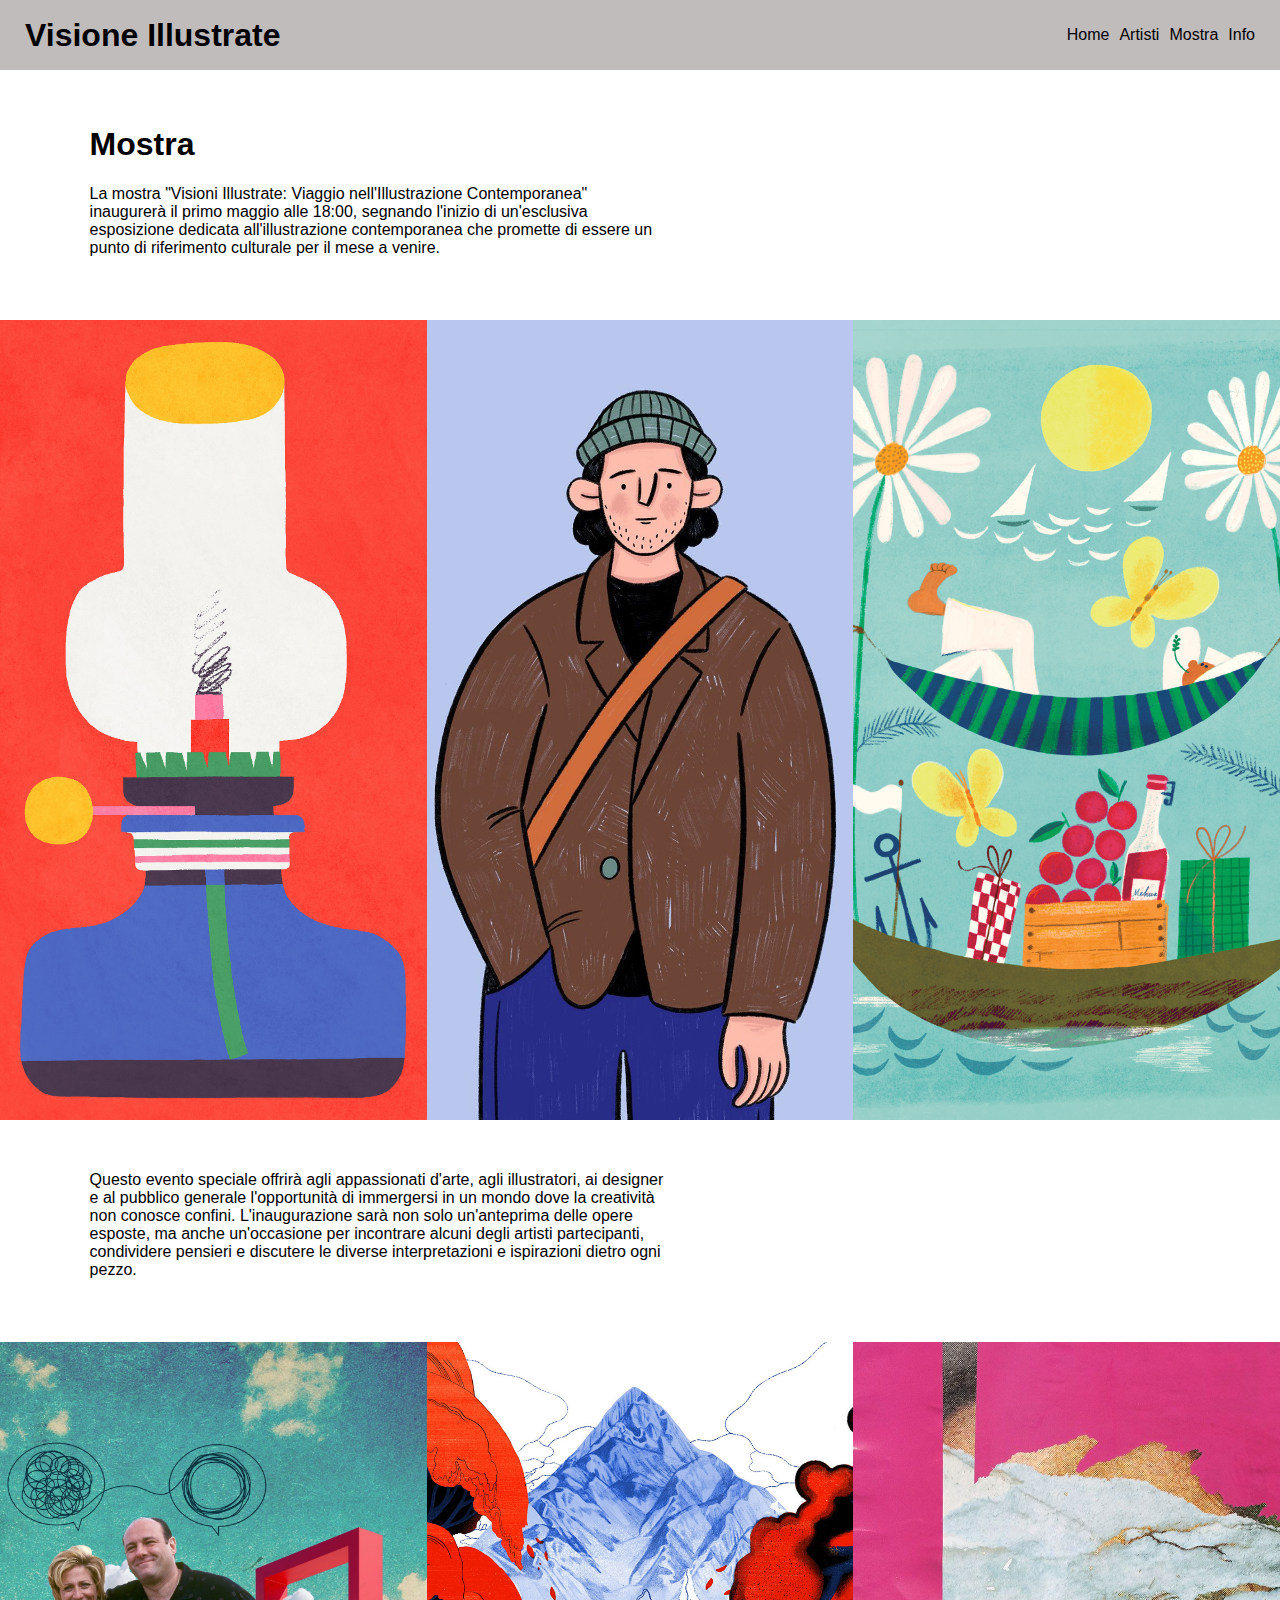
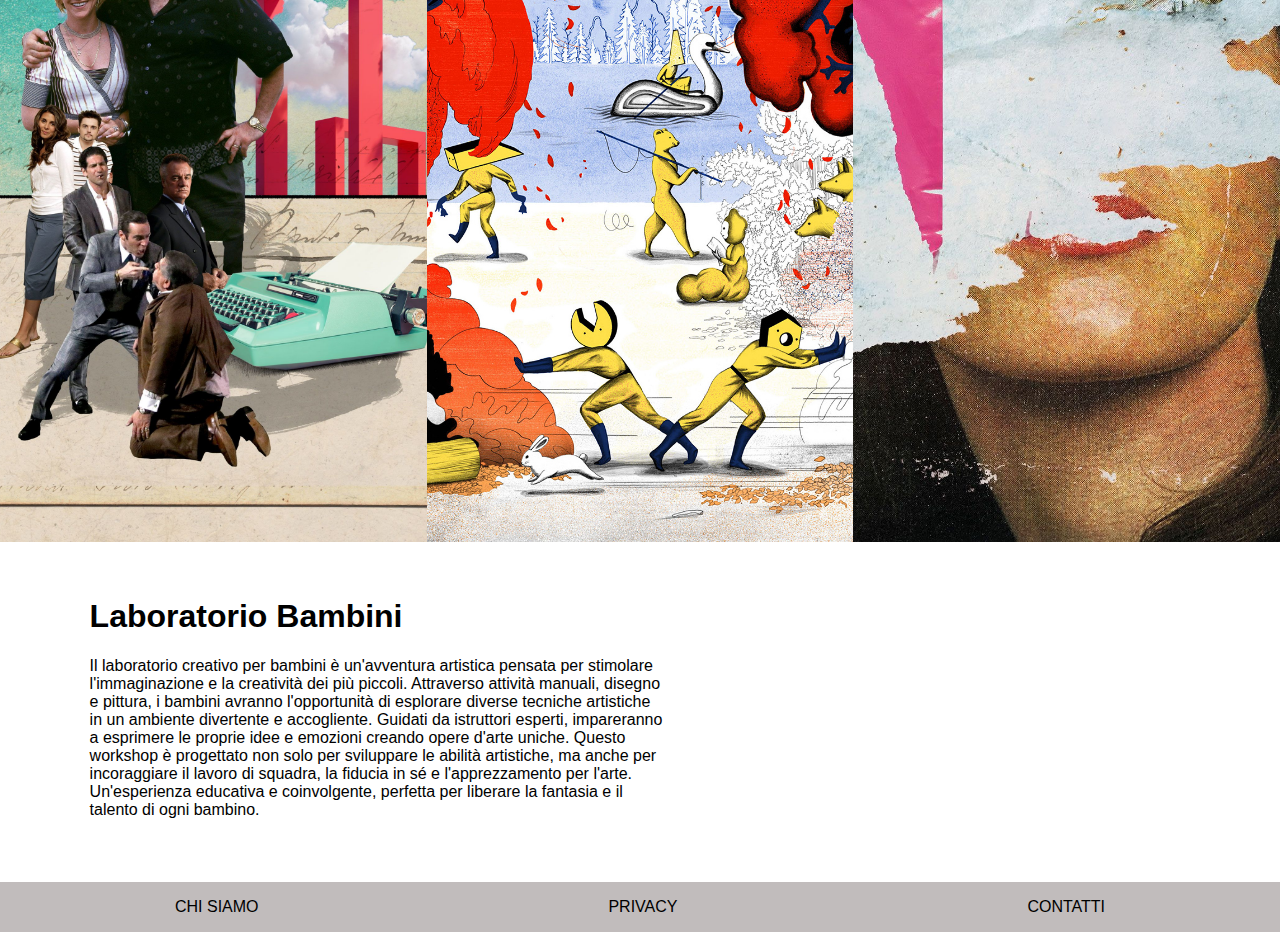
<file: Mostra.html>
<!DOCTYPE html>
<html lang="en">
<head>
    <meta charset="UTF-8">
    <meta name="viewport" content="width=device-width, initial-scale=1.0">
    <title>Document</title>
</head></head><link rel="stylesheet" href="CSS/style.css">
<link href="https://api.fontshare.com/v2/css?f[]=rowan@700,400&f[]=switzer@700,400&display=swap" rel="stylesheet">
<body>
    <header> 
        <h1> Visione Illustrate 
        </h1>
<nav>
    <ul>
        <li><a href="index.html"> Home </a></li>
        <li><a href="Artisti.html"> Artisti </a></li>
        <li><a href="Mostra.html"> Mostra </a></li>
        <li><a href="Info.html"> Info </a></li>
    </ul>
</nav>
</header>

<main>
    <section class="blocco2"> 
        <h1>
            Mostra
        </h1>
        <p> 
            La mostra "Visioni Illustrate: Viaggio nell'Illustrazione Contemporanea" inaugurerà il primo maggio alle 18:00, segnando l'inizio di un'esclusiva esposizione dedicata all'illustrazione contemporanea che promette di essere un punto di riferimento culturale per il mese a venire.
        </p>
    </section>

    <section class="Hero">
        <img src="ARTISTI/adrian-johnson/AP_Adrian_Johnson_BURNT_OUT_2x.jpg" alt="">
        <img src="ARTISTI/hattie-clark/Handsome-Frank-Hattie Clark (1).jpg" alt="">
        <img src="ARTISTI/sanna-mander/AP_Sanna_Mander_daydreaming_07_2x.jpg" alt="">
         </section>

         <main>
            <section class="blocco2"> 
                <p> 
                    Questo evento speciale offrirà agli appassionati d'arte, agli illustratori, ai designer e al pubblico generale l'opportunità di immergersi in un mondo dove la creatività non conosce confini. L'inaugurazione sarà non solo un'anteprima delle opere esposte, ma anche un'occasione per incontrare alcuni degli artisti partecipanti, condividere pensieri e discutere le diverse interpretazioni e ispirazioni dietro ogni pezzo.
                </p>
            </section>

            <section class="Hero">
                <img src="ARTISTI/michelle-thompson/Handsome-Frank-Michelle Thompson (2).jpg" alt="">
                <img src="ARTISTI/icinori/AP_Icinori_ET-PUIS_PRINT_3_2x.jpg" alt="">
                <img src="ARTISTI/michelle-thompson/Handsome-Frank-Michelle Thompson.jpg" alt="">
                 </section>
                 <section class="blocco2"> 
                    <h1>
                        Laboratorio Bambini
                    </h1>
                    <p> 
                        Il laboratorio creativo per bambini è un'avventura artistica pensata per stimolare l'immaginazione e la creatività dei più piccoli. Attraverso attività manuali, disegno e pittura, i bambini avranno l'opportunità di esplorare diverse tecniche artistiche in un ambiente divertente e accogliente. Guidati da istruttori esperti, impareranno a esprimere le proprie idee e emozioni creando opere d'arte uniche. Questo workshop è progettato non solo per sviluppare le abilità artistiche, ma anche per incoraggiare il lavoro di squadra, la fiducia in sé e l'apprezzamento per l'arte. Un'esperienza educativa e coinvolgente, perfetta per liberare la fantasia e il talento di ogni bambino.
                    </p>
                </section>
            



<footer>
    <section class="wup">
        <p>
            CHI SIAMO
        </p>
        <p>
            PRIVACY
        </p>
        <p>
            CONTATTI
        </p>
    </section>
    </footer>
    
</body>
</html>
</file>
<file: CSS/style.css>
header {
    padding: 0px 25px 0px 25px;
    background-color: #C1BCBC;
   
height: 70px;
max-width: 100%;

display: flex;
justify-content: space-between;
align-items: center;
}

nav ul {
    list-style-type: none;
    display: flex;
    justify-content: space-around;
    align-items: baseline;
    gap: 10px;
}
nav ul li a {
    text-decoration: none;
    color: black;
}
section.Hero {
    display: grid;
    grid-template-columns: 1fr 1fr 1fr;
    width: 100%;
    height: 800px;

}
section.Hero img {
    object-fit: cover;
    max-width: 100%;
    height: 100%;
}

body { 
    margin: 0%;
    font-family: "Akshar",sans-serif;
}

    
.grid { 
    display: grid;
    grid-template-columns: 3fr 3fr 3fr;
    gap: 20px;
    max-width: 100%;
    place-items: center;
}

.grid img { 

    object-fit: cover;
    width: 100%;
    height: 395px;
    border-radius: 7%;
    
    
}

.subtitle { 
    padding: 10px 15px 98px 10px;
    text-align: center;
    font-style: italic;
    font-weight: 400;
line-height: normal;
}

section.blocco {
    display: flex;
    flex-direction: column;
    justify-content: space-between;

}

.blocco { 
padding: 35px 10px 30px 30px;
    width: 45%;
    padding-left: 7%;  
}

.bottone {
    color: white;
    background-color: black;
    border-radius: 4%;
    margin: 0px;
    padding: 0px;
    height: 18;
    width: 110px;
    padding: 6px;
  padding-top: 6px;
    }

    footer {
        background-color: #C1BCBC;
        justify-content: space-between;
        align-items: center;
    }
.wup {
display: flex;
justify-content: space-around;
}

.gallery {
    display: grid;
    grid-template-columns: 1fr 1fr 1fr;
    gap: 3px;
    width: 100%;
}

.gallery img {
    object-fit: cover;
    width: 100%;
    height: 100%;
}

.grid {
    padding: 30px 30px 0px 30px;
    max-width: 100%;
}

.artisti {
    padding: 60px 0px 0px 48px;
}

.blocco2 {
    padding: 35px 10px 47px 20px;
    width: 45%;
    padding-left: 7%;
}

.mappa {
    padding: 150px 10px 80px 20px;
    justify-content: space-around;
    display: flex;
    object-fit: cover;
    width: 100%;
    height: 100%;
    border-radius: 50%;

}

.grid a {
    text-decoration: none;
    color: black;
}

a{
    text-decoration: none;
    color: black;  
}

.grid .card {
    width: 100%;
}

.grid a {

    width: 100%;
}
</file>
